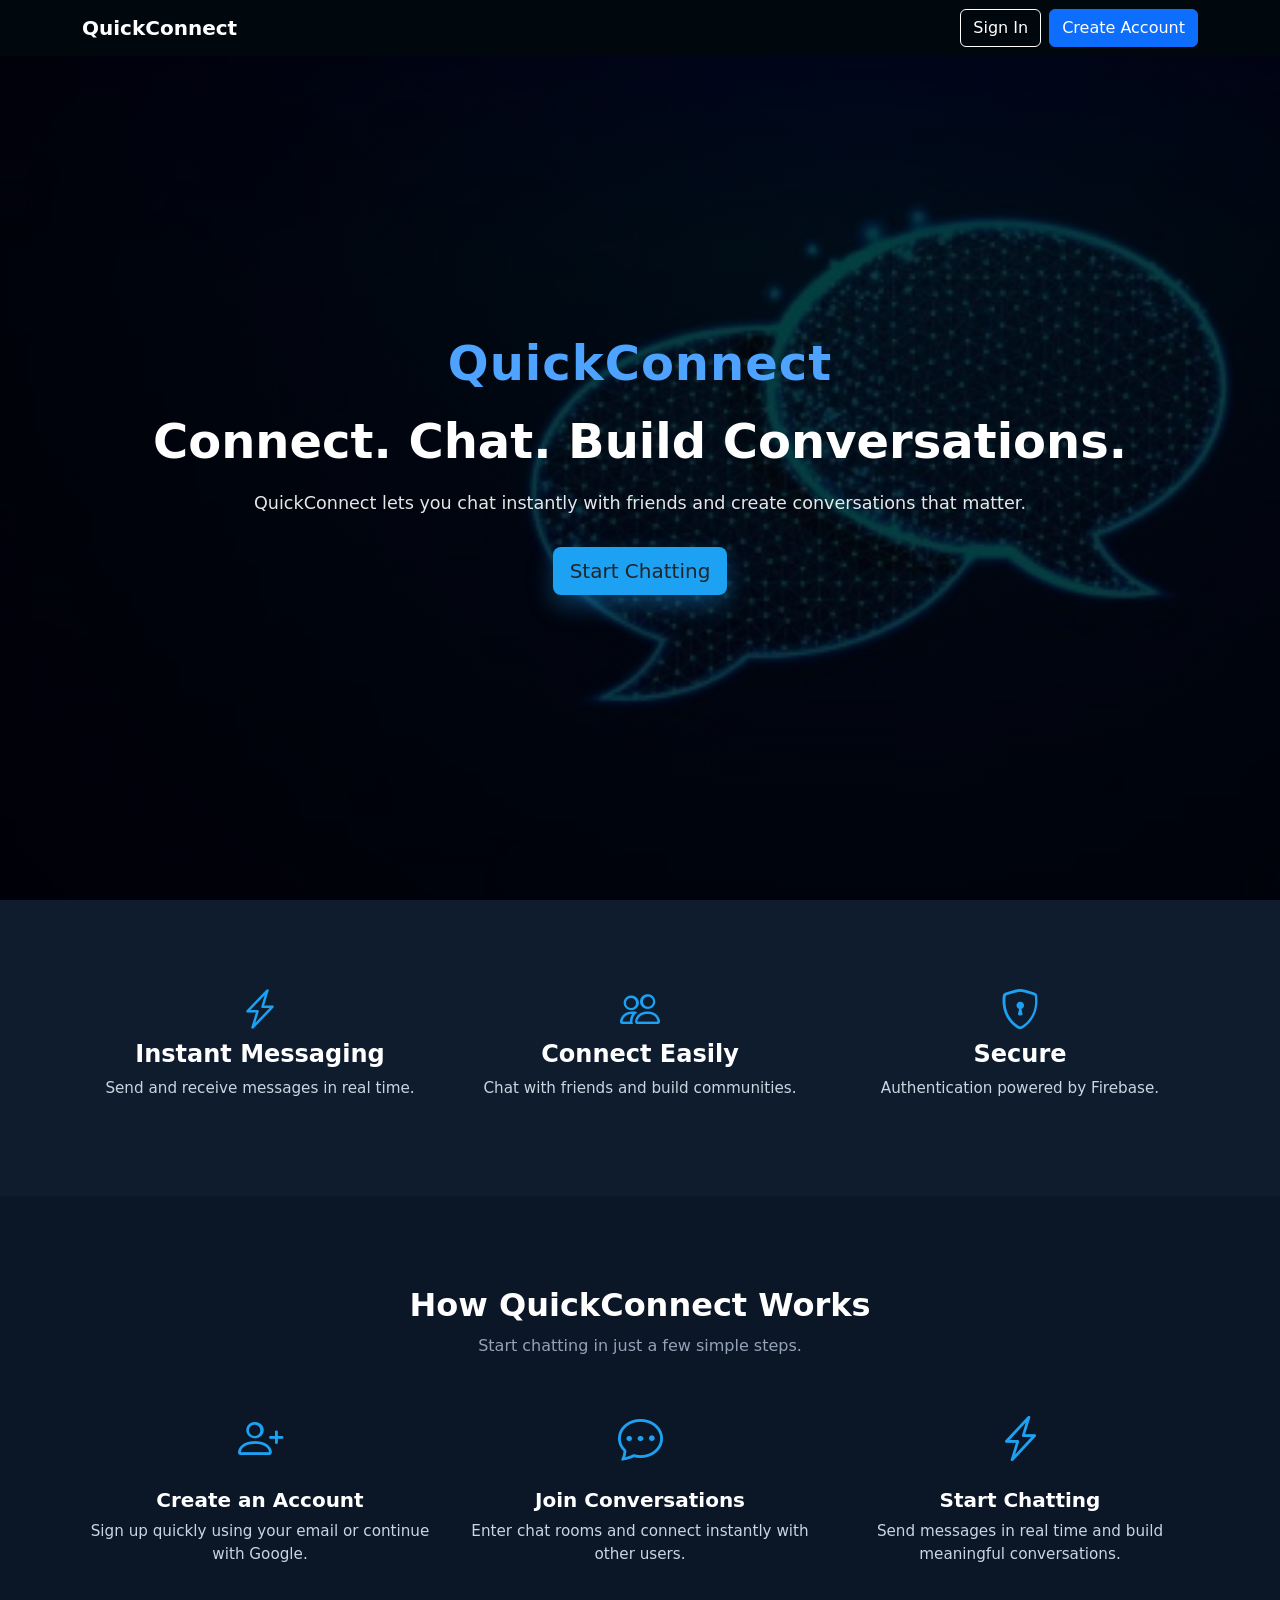
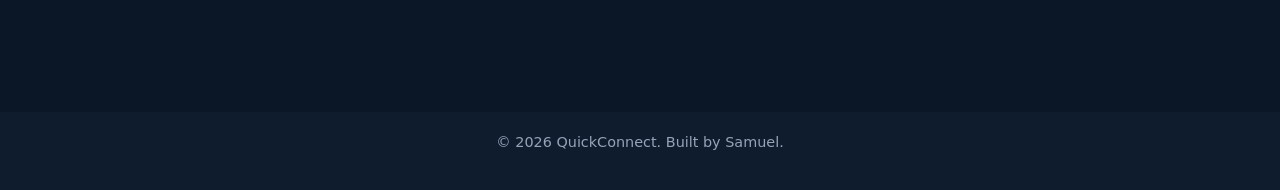
<file: public/landpage.html>
<!DOCTYPE html>
<html lang="en">
  <head>
    <meta charset="UTF-8" />
    <meta name="viewport" content="width=device-width, initial-scale=1.0" />
    <title>QuickConnect</title>
    <link rel="stylesheet" href="landpage.css" />
    <link
      href="https://cdn.jsdelivr.net/npm/bootstrap@5.3.3/dist/css/bootstrap.min.css"
      rel="stylesheet"
    />
    <link
      rel="stylesheet"
      href="https://cdn.jsdelivr.net/npm/bootstrap-icons@1.11.3/font/bootstrap-icons.css"
    />
    <link
      href="https://fonts.googleapis.com/css2?family=Inter:wght@400;500;600;700&display=swap"
      rel="stylesheet"
    />
  </head>
  <body>
    <nav class="navbar navbar-expand-md fixed-top">
      <div class="container">
        <a class="navbar-brand" href="#">QuickConnect</a>

        <!-- Hamburger Button -->
        <button
          class="navbar-toggler"
          type="button"
          data-bs-toggle="collapse"
          data-bs-target="#navMenu"
        >
          <span class="navbar-toggler-icon"></span>
        </button>

        <!-- Collapsible Menu -->
        <div class="collapse navbar-collapse justify-content-end" id="navMenu">
          <a href="signin.html" class="btn btn-outline-light me-2">Sign In</a>

          <a href="signup.html" class="btn btn-primary">Create Account</a>
        </div>
      </div>
    </nav>

    <!-- HERO SECTION -->

    <section class="hero">
      <div class="container text-center hero-content text-white">
        <h1 class="brand-title">QuickConnect</h1>

        <h1>Connect. Chat. Build Conversations.</h1>

        <p>
          QuickConnect lets you chat instantly with friends and create
          conversations that matter.
        </p>

        <a href="signup.html" class="btn btn-lg start-btn"> Start Chatting </a>
      </div>
    </section>

    <!-- FEATURES -->

    <section class="features">
      <div class="container">
        <div class="row text-center">
          <div class="col-md-4">
            <i class="bi bi-lightning-charge feature-icon"></i>

            <h4>Instant Messaging</h4>

            <p>Send and receive messages in real time.</p>
          </div>

          <div class="col-md-4">
            <i class="bi bi-people feature-icon"></i>

            <h4>Connect Easily</h4>

            <p>Chat with friends and build communities.</p>
          </div>

          <div class="col-md-4">
            <i class="bi bi-shield-lock feature-icon"></i>

            <h4>Secure</h4>

            <p>Authentication powered by Firebase.</p>
          </div>
        </div>
      </div>
    </section>

    <section class="how-it-works text-center">
      <div class="container">
        <h2 class="section-title">How QuickConnect Works</h2>
        <p class="section-subtitle">
          Start chatting in just a few simple steps.
        </p>

        <div class="row mt-5">
          <!-- STEP 1 -->
          <div class="col-md-4 work-step">
            <div class="step-icon">
              <i class="bi bi-person-plus"></i>
            </div>

            <h5>Create an Account</h5>

            <p>Sign up quickly using your email or continue with Google.</p>
          </div>

          <!-- STEP 2 -->
          <div class="col-md-4 work-step">
            <div class="step-icon">
              <i class="bi bi-chat-dots"></i>
            </div>

            <h5>Join Conversations</h5>

            <p>Enter chat rooms and connect instantly with other users.</p>
          </div>

          <!-- STEP 3 -->
          <div class="col-md-4 work-step">
            <div class="step-icon">
              <i class="bi bi-lightning-charge"></i>
            </div>

            <h5>Start Chatting</h5>

            <p>
              Send messages in real time and build meaningful conversations.
            </p>
          </div>
        </div>
      </div>
    </section>

    <!-- FOOTER -->

    <footer class="footer text-center">
      <p>© 2026 QuickConnect. Built by Samuel.</p>
    </footer>

    <script>
      const footer = document.querySelector(".footer");

      const observer = new IntersectionObserver((entries) => {
        entries.forEach((entry) => {
          if (entry.isIntersecting) {
            footer.classList.add("show");
          }
        });
      });

      observer.observe(footer);
    </script>
    <script src="https://cdn.jsdelivr.net/npm/bootstrap@5.3.3/dist/js/bootstrap.bundle.min.js"></script>
  </body>
</html>
</file>
<file: public/landpage.css>
body {
  font-family: "Inter", sans-serif;
  margin: 0;
  color: white;
  background: #0f172a;
}

/* NAVBAR */

.navbar {
  background: #00070d !important;
  position: absolute;
  width: 100%;
  z-index: 10;
  padding-top: 20px;

  animation: fadeDown 1s ease;
}

@keyframes fadeDown {
  from {
    opacity: 0;
    transform: translateY(-30px);
  }

  to {
    opacity: 1;
    transform: translateY(0);
  }
}

.navbar-toggler {
  border: none;
}

.navbar-toggler-icon {
  filter: invert(1);
}

.navbar-brand {
  font-size: 1.4rem;
  font-weight: 700;
  color: white !important;
}

.navbar .btn-outline-light {
  border-color: white;
  color: white;
}
.navbar-brand {
  font-size: 1.4rem;
}

/* HERO SECTION */
.brand-title {
  font-size: 2.5rem;
  font-weight: 700;
  color: #4da3ff;
  margin-bottom: 10px;
  letter-spacing: 1px;
}

.hero {
  min-height: 100vh;
  padding-top: 30px;

  background: linear-gradient(rgba(0, 0, 0, 0.75), rgba(0, 0, 0, 0.75)),
    url(multimedia/Screenshot\ 2026-03-03\ 211126.jpg);

  background-size: cover;
  background-position: center;

  display: flex;
  align-items: center;
  justify-content: center;
}

.hero-content {
  animation: fadeUp 1s ease;
}

@keyframes fadeUp {
  from {
    opacity: 0;
    transform: translateY(30px);
  }

  to {
    opacity: 1;
    transform: translateY(0);
  }
}
.hero-content {
  max-width: 700px;
}

.hero h1 {
  font-size: 3rem;
  font-weight: 700;
  margin-bottom: 20px;
}

.hero p {
  font-size: 1.1rem;
  opacity: 0.9;
  margin-bottom: 30px;
}

/* BUTTON */

.start-btn {
  background: #1da1f2 !important;
  border: none;
  padding: 14px 34px;
  border-radius: 40px;
  font-weight: bold;
  font-size: 1rem;
  transition: all 0.3s ease;
  box-shadow: 0 10px 25px rgba(29, 161, 242, 0.35);
}

.start-btn:hover {
  background: #0d8ddb;
  transform: translateY(-2px);
}

/* FEATURES */

.features {
  padding: 80px 0;
  background: #0f1c2e;
  color: white;
}

.features h4 {
  color: white;
  font-weight: 600;
}

.features p {
  color: #cbd5e1;
  font-size: 0.95rem;
}

.feature-icon {
  font-size: 40px;
  color: #1da1f2;
  margin-bottom: 15px;
}

/* HOW IT WORKS SECTION */

.how-it-works {
  padding: 90px 0;
  background: #0b1626;
}

.section-title {
  font-size: 2rem;
  font-weight: 700;
  color: white;
}

.section-subtitle {
  color: #94a3b8;
  margin-top: 10px;
}

.work-step {
  margin-bottom: 40px;
}

.step-icon {
  font-size: 45px;
  color: #1da1f2;
  margin-bottom: 15px;
}

.work-step h5 {
  color: white;
  font-weight: 600;
}

.work-step p {
  color: #cbd5e1;
  font-size: 0.95rem;
}

/* FOOTER */

.footer {
  padding: 20px;
  background: #0f1c2e;
  color: #94a3b8;
  font-size: 0.9rem;

  opacity: 0;
  transform: translateY(40px);
  transition: all 0.8s ease;
}

/* when visible */

.footer.show {
  opacity: 1;
  transform: translateY(0);
}

/* TABLETS */

@media (max-width: 992px) {
  .hero {
    min-height: 80vh;
    padding-top: 120px;
    padding-bottom: 80px;
  }
  .hero h1 {
    font-size: 2.5rem;
  }

  .hero p {
    font-size: 1rem;
  }

  .brand-title {
    font-size: 2rem;
  }
}

/* MOBILE */

@media (max-width: 768px) {
  .navbar {
    padding-top: 12px;
  }
  .navbar-collapse {
    background: #00070d;
    padding: 15px;
    border-radius: 10px;
    margin-top: 10px;
  }

  .hero {
    height: 90vh;
    padding: 0 20px;
    text-align: center;
  }

  .hero h1 {
    font-size: 2rem;
  }

  .hero p {
    font-size: 0.95rem;
  }

  .brand-title {
    font-size: 1.8rem;
  }

  .start-btn {
    padding: 12px 26px;
    font-size: 0.95rem;
  }

  .features {
    padding: 60px 20px;
  }

  .feature-icon {
    font-size: 32px;
  }
  .how-it-works {
    padding: 70px 20px;
  }

  .section-title {
    font-size: 1.7rem;
  }
  .features .col-md-4 {
    margin-bottom: 40px;
  }
}
/* SMALL PHONES */

@media (max-width: 400px) {
  .brand-title {
    font-size: 1.5rem;
  }

  .hero h1 {
    font-size: 1.6rem;
  }

  .hero p {
    font-size: 0.85rem;
  }

  .start-btn {
    padding: 10px 22px;
    font-size: 0.85rem;
  }
}
</file>
